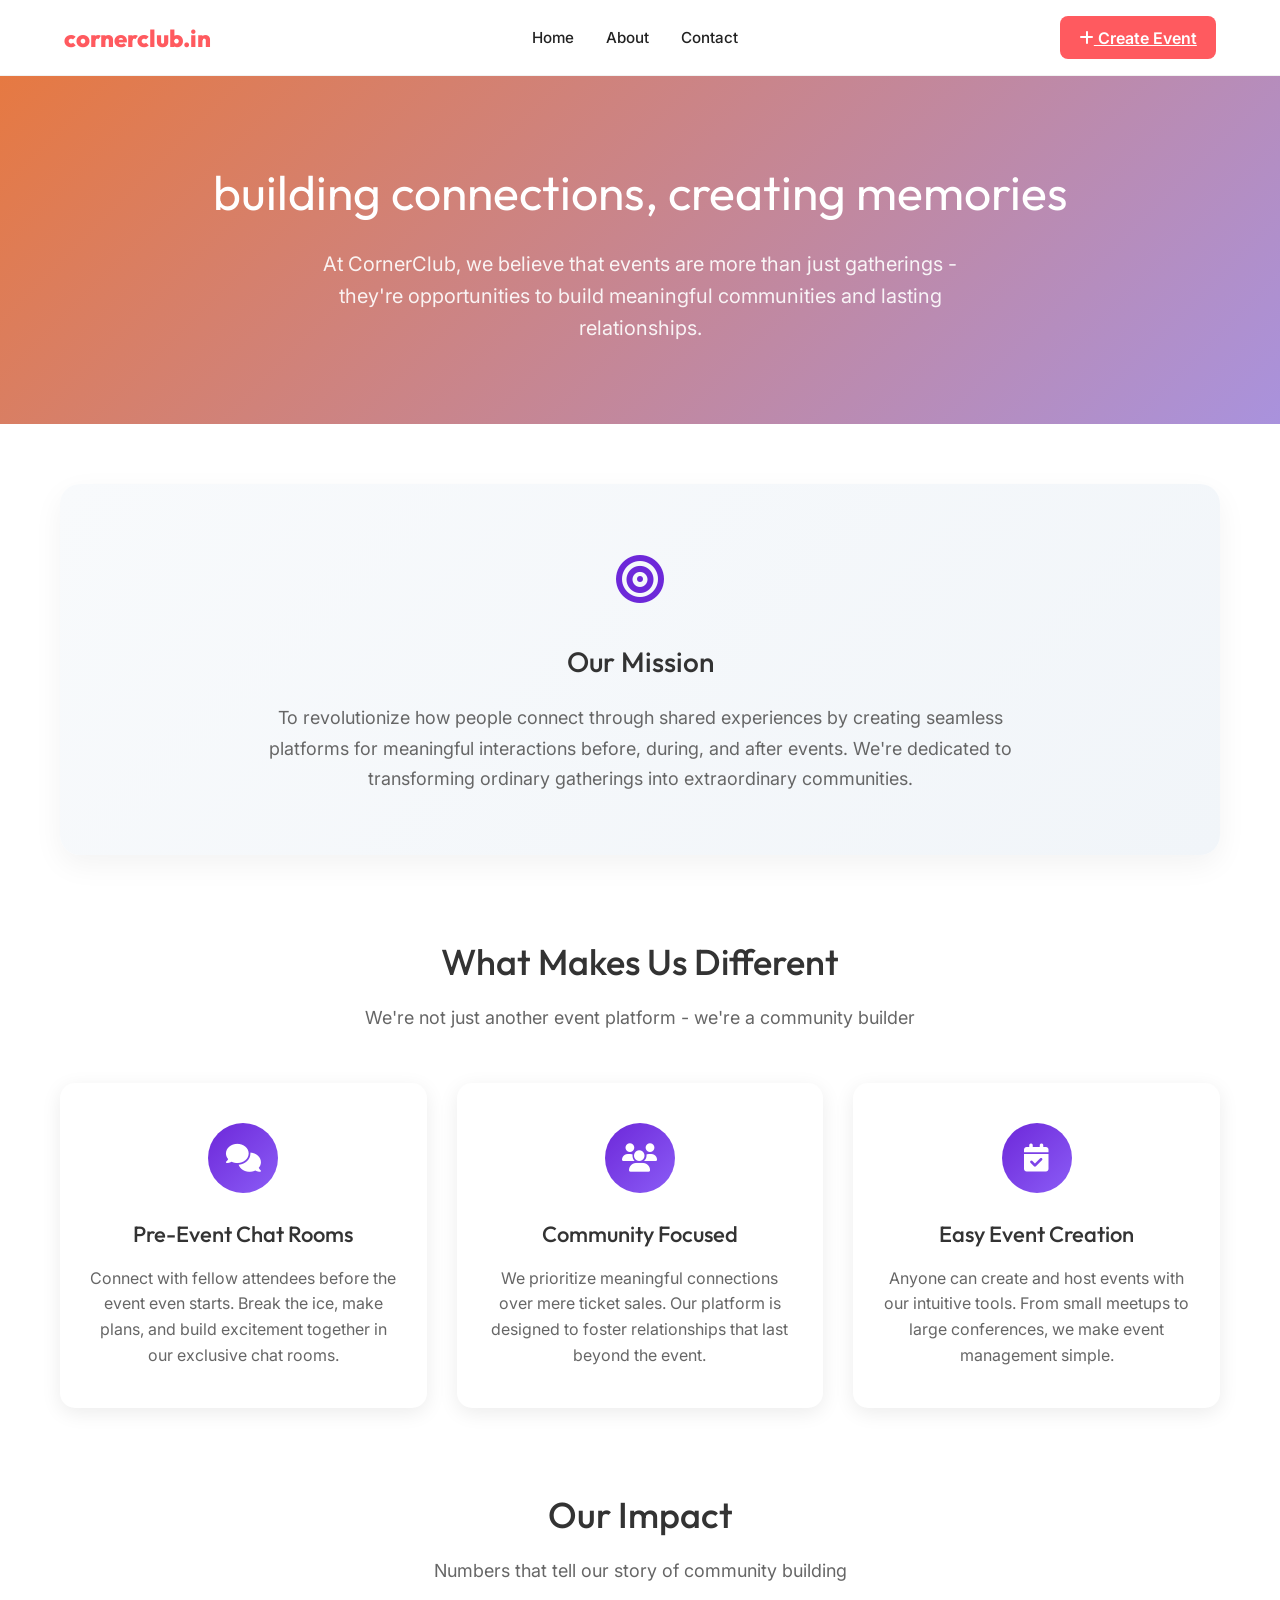
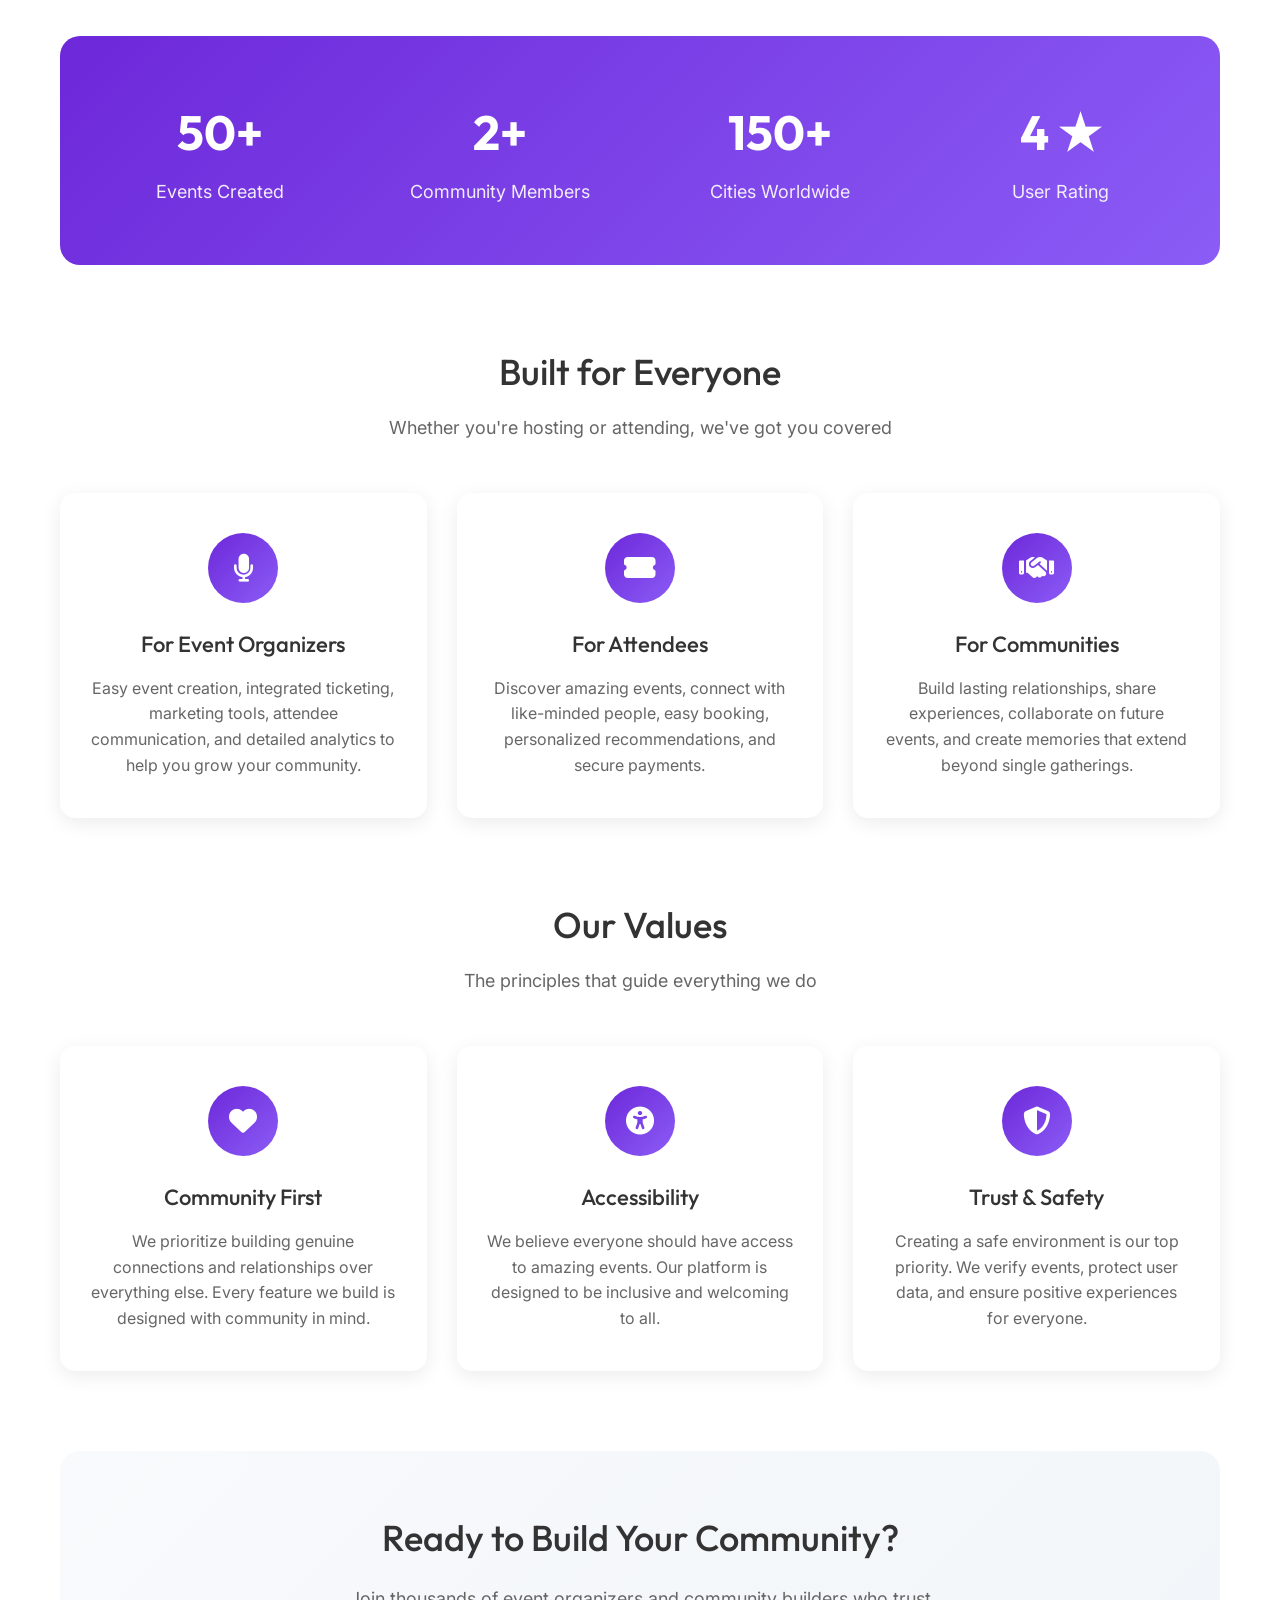
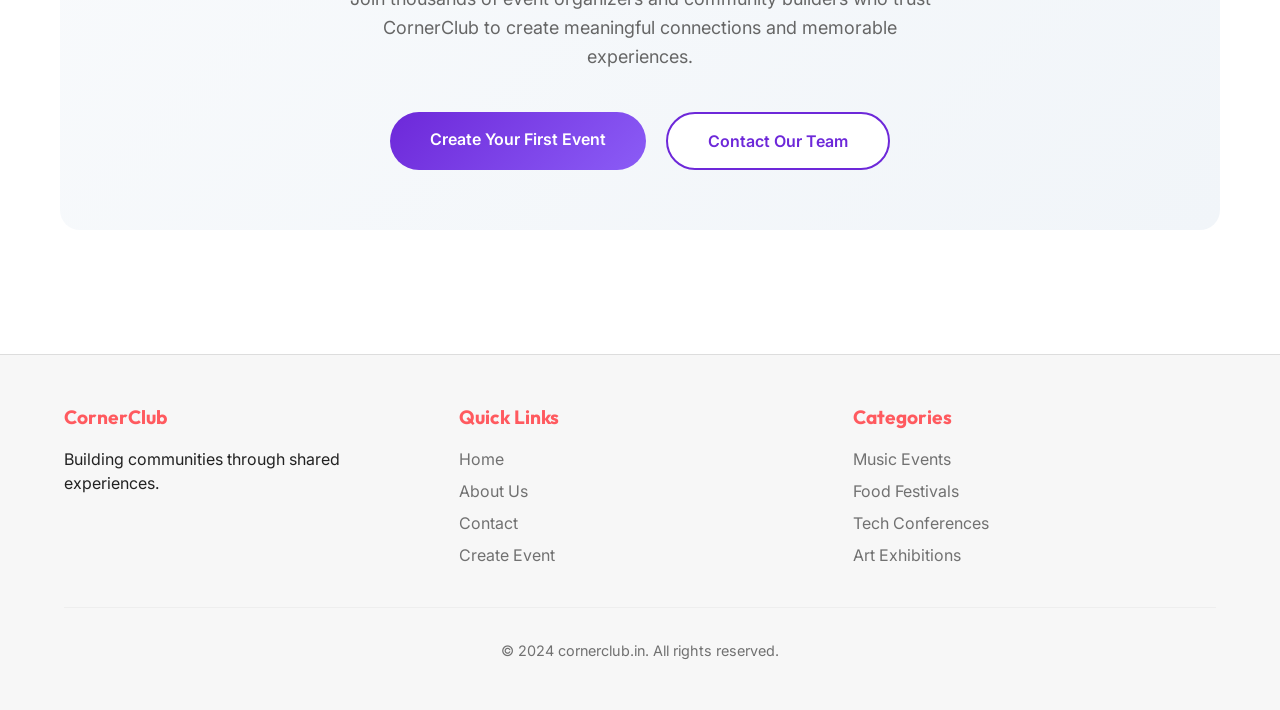
<file: OneDrive/Desktop/asaa/about.html>
<!DOCTYPE html>
<html lang="en">

<head>
    <meta charset="UTF-8">
    <meta name="viewport" content="width=device-width, initial-scale=1.0">
    <title>About Us - CornerClub</title>
    <meta name="description"
        content="Learn about CornerClub's mission to build communities through shared experiences. Discover our story and values.">
    <meta name="keywords" content="about CornerClub, community building, local events, shared experiences, our story">

    <!-- Open Graph -->
    <meta property="og:title" content="About Us - CornerClub">
    <meta property="og:description" content="CornerClub is building communities through shared experiences.">
    <meta property="og:url" content="https://cornerclub.in/about.html">

    <link rel="stylesheet" href="style.css">
    <link rel="stylesheet" href="https://cdnjs.cloudflare.com/ajax/libs/font-awesome/6.4.0/css/all.min.css">
    <style>
        /* About Page Specific Styles */
        .about-hero {
            background: linear-gradient(135deg, #e67942, #a992dd);
            color: white;
            padding: 80px 20px;
            text-align: center;
        }

        .about-hero h1 {
            font-size: 48px;
            font-weight: 400;
            margin-bottom: 20px;
            text-transform: lowercase;
        }

        .about-hero p {
            font-size: 20px;
            max-width: 700px;
            margin: 0 auto;
            opacity: 0.9;
            line-height: 1.6;
        }

        .about-content {
            max-width: 1200px;
            margin: 0 auto;
            padding: 60px 20px;
        }

        .section {
            margin-bottom: 80px;
        }

        .section-header {
            text-align: center;
            margin-bottom: 50px;
        }

        .section-header h2 {
            font-size: 36px;
            color: #333;
            margin-bottom: 15px;
            font-weight: 500;
        }

        .section-header p {
            font-size: 18px;
            color: #666;
            max-width: 600px;
            margin: 0 auto;
            line-height: 1.6;
        }

        .mission-box {
            background: linear-gradient(135deg, #f8fafc, #f1f5f9);
            border-radius: 20px;
            padding: 60px;
            text-align: center;
            box-shadow: 0 10px 30px rgba(0, 0, 0, 0.05);
        }

        .mission-icon {
            font-size: 48px;
            color: #6d28d9;
            margin-bottom: 25px;
        }

        .mission-box h3 {
            font-size: 28px;
            color: #333;
            margin-bottom: 20px;
            font-weight: 500;
        }

        .mission-box p {
            font-size: 18px;
            color: #666;
            line-height: 1.7;
            max-width: 800px;
            margin: 0 auto;
        }

        .features-grid {
            display: grid;
            grid-template-columns: repeat(auto-fit, minmax(300px, 1fr));
            gap: 30px;
            margin-top: 50px;
        }

        .feature-card {
            background: white;
            padding: 40px 30px;
            border-radius: 15px;
            box-shadow: 0 5px 20px rgba(0, 0, 0, 0.08);
            text-align: center;
            transition: transform 0.3s, box-shadow 0.3s;
        }

        .feature-card:hover {
            transform: translateY(-10px);
            box-shadow: 0 15px 30px rgba(0, 0, 0, 0.12);
        }

        .feature-icon {
            width: 70px;
            height: 70px;
            background: linear-gradient(135deg, #6d28d9, #8b5cf6);
            border-radius: 50%;
            display: flex;
            align-items: center;
            justify-content: center;
            margin: 0 auto 25px;
            color: white;
            font-size: 28px;
        }

        .feature-card h3 {
            font-size: 22px;
            color: #333;
            margin-bottom: 15px;
            font-weight: 500;
        }

        .feature-card p {
            font-size: 16px;
            color: #666;
            line-height: 1.6;
        }

        .stats-container {
            background: linear-gradient(135deg, #6d28d9, #8b5cf6);
            border-radius: 20px;
            padding: 60px 40px;
            color: white;
        }

        .stats-grid {
            display: grid;
            grid-template-columns: repeat(auto-fit, minmax(200px, 1fr));
            gap: 40px;
            text-align: center;
        }

        .stat-item h3 {
            font-size: 48px;
            font-weight: bold;
            margin-bottom: 10px;
        }

        .stat-item p {
            font-size: 18px;
            opacity: 0.9;
        }

        .team-grid {
            display: grid;
            grid-template-columns: repeat(auto-fit, minmax(250px, 1fr));
            gap: 40px;
            margin-top: 50px;
        }

        .team-card {
            text-align: center;
            background: white;
            padding: 30px;
            border-radius: 15px;
            box-shadow: 0 5px 15px rgba(0, 0, 0, 0.05);
        }

        .team-avatar {
            width: 120px;
            height: 120px;
            border-radius: 50%;
            margin: 0 auto 20px;
            overflow: hidden;
            border: 5px solid #f8fafc;
        }

        .team-avatar img {
            width: 100%;
            height: 100%;
            object-fit: cover;
        }

        .team-card h4 {
            font-size: 20px;
            color: #333;
            margin-bottom: 8px;
            font-weight: 500;
        }

        .team-card p {
            font-size: 16px;
            color: #8b5cf6;
            margin-bottom: 15px;
        }

        .team-social {
            display: flex;
            justify-content: center;
            gap: 15px;
            font-size: 18px;
        }

        .team-social a {
            color: #666;
            transition: color 0.3s;
        }

        .team-social a:hover {
            color: #6d28d9;
        }

        .cta-section {
            background: linear-gradient(135deg, #f8fafc, #f1f5f9);
            border-radius: 20px;
            padding: 60px;
            text-align: center;
        }

        .cta-section h2 {
            font-size: 36px;
            color: #333;
            margin-bottom: 20px;
            font-weight: 500;
        }

        .cta-section p {
            font-size: 18px;
            color: #666;
            max-width: 600px;
            margin: 0 auto 40px;
            line-height: 1.6;
        }

        .cta-buttons {
            display: flex;
            gap: 20px;
            justify-content: center;
            flex-wrap: wrap;
        }

        .cta-btn {
            padding: 15px 40px;
            border-radius: 30px;
            font-size: 16px;
            font-weight: 600;
            cursor: pointer;
            transition: all 0.3s;
            text-decoration: none;
            display: inline-block;
        }

        .cta-btn.primary {
            background: linear-gradient(135deg, #6d28d9, #8b5cf6);
            color: white;
            border: none;
        }

        .cta-btn.secondary {
            background: white;
            color: #6d28d9;
            border: 2px solid #6d28d9;
        }

        .cta-btn:hover {
            transform: translateY(-3px);
            box-shadow: 0 10px 20px rgba(0, 0, 0, 0.1);
        }

        @media (max-width: 768px) {
            .about-hero {
                padding: 60px 20px;
            }

            .about-hero h1 {
                font-size: 36px;
            }

            .about-hero p {
                font-size: 18px;
            }

            .mission-box {
                padding: 40px 20px;
            }

            .section-header h2 {
                font-size: 28px;
            }

            .stat-item h3 {
                font-size: 36px;
            }

            .cta-section {
                padding: 40px 20px;
            }

            .cta-section h2 {
                font-size: 28px;
            }
        }
    </style>
</head>

<body>
    <!-- Navigation -->
    <nav class="navbar">
        <a href="index.html" class="logo">cornerclub.in</a>
        <ul class="nav-links">
            <li><a href="index.html">Home</a></li>
            <li><a href="about.html" class="active">About</a></li>
            <li><a href="contact.html">Contact</a></li>
        </ul>
        <a href="create-event.html" class="create-event-btn">
            <i class="fas fa-plus"></i> Create Event
        </a>
    </nav>

    <!-- Hero Section -->
    <section class="about-hero">
        <h1>Building Connections, Creating memories</h1>
        <p>At CornerClub, we believe that events are more than just gatherings - they're opportunities to build
            meaningful communities and lasting relationships.</p>
    </section>

    <!-- About Content -->
    <div class="about-content">
        <!-- Our Mission -->
        <section class="section">
            <div class="mission-box">
                <div class="mission-icon">
                    <i class="fas fa-bullseye"></i>
                </div>
                <h3>Our Mission</h3>
                <p>To revolutionize how people connect through shared experiences by creating seamless platforms for
                    meaningful interactions before, during, and after events. We're dedicated to transforming ordinary
                    gatherings into extraordinary communities.</p>
            </div>
        </section>

        <!-- What We Do -->
        <section class="section">
            <div class="section-header">
                <h2>What Makes Us Different</h2>
                <p>We're not just another event platform - we're a community builder</p>
            </div>

            <div class="features-grid">
                <div class="feature-card">
                    <div class="feature-icon">
                        <i class="fas fa-comments"></i>
                    </div>
                    <h3>Pre-Event Chat Rooms</h3>
                    <p>Connect with fellow attendees before the event even starts. Break the ice, make plans, and build
                        excitement together in our exclusive chat rooms.</p>
                </div>

                <div class="feature-card">
                    <div class="feature-icon">
                        <i class="fas fa-users"></i>
                    </div>
                    <h3>Community Focused</h3>
                    <p>We prioritize meaningful connections over mere ticket sales. Our platform is designed to foster
                        relationships that last beyond the event.</p>
                </div>

                <div class="feature-card">
                    <div class="feature-icon">
                        <i class="fas fa-calendar-check"></i>
                    </div>
                    <h3>Easy Event Creation</h3>
                    <p>Anyone can create and host events with our intuitive tools. From small meetups to large
                        conferences, we make event management simple.</p>
                </div>
            </div>
        </section>

        <!-- Our Impact -->
        <section class="section">
            <div class="section-header">
                <h2>Our Impact</h2>
                <p>Numbers that tell our story of community building</p>
            </div>

            <div class="stats-container">
                <div class="stats-grid">
                    <div class="stat-item">
                        <h3>50K+</h3>
                        <p>Events Created</p>
                    </div>
                    <div class="stat-item">
                        <h3>2M+</h3>
                        <p>Community Members</p>
                    </div>
                    <div class="stat-item">
                        <h3>150+</h3>
                        <p>Cities Worldwide</p>
                    </div>
                    <div class="stat-item">
                        <h3>4.8 ★</h3>
                        <p>User Rating</p>
                    </div>
                </div>
            </div>
        </section>

        <!-- For Everyone -->
        <section class="section">
            <div class="section-header">
                <h2>Built for Everyone</h2>
                <p>Whether you're hosting or attending, we've got you covered</p>
            </div>

            <div class="features-grid">
                <div class="feature-card">
                    <div class="feature-icon">
                        <i class="fas fa-microphone"></i>
                    </div>
                    <h3>For Event Organizers</h3>
                    <p>Easy event creation, integrated ticketing, marketing tools, attendee communication, and detailed
                        analytics to help you grow your community.</p>
                </div>

                <div class="feature-card">
                    <div class="feature-icon">
                        <i class="fas fa-ticket-alt"></i>
                    </div>
                    <h3>For Attendees</h3>
                    <p>Discover amazing events, connect with like-minded people, easy booking, personalized
                        recommendations, and secure payments.</p>
                </div>

                <div class="feature-card">
                    <div class="feature-icon">
                        <i class="fas fa-handshake"></i>
                    </div>
                    <h3>For Communities</h3>
                    <p>Build lasting relationships, share experiences, collaborate on future events, and create memories
                        that extend beyond single gatherings.</p>
                </div>
            </div>
        </section>

        <!-- Our Values -->
        <section class="section">
            <div class="section-header">
                <h2>Our Values</h2>
                <p>The principles that guide everything we do</p>
            </div>

            <div class="features-grid">
                <div class="feature-card">
                    <div class="feature-icon">
                        <i class="fas fa-heart"></i>
                    </div>
                    <h3>Community First</h3>
                    <p>We prioritize building genuine connections and relationships over everything else. Every feature
                        we build is designed with community in mind.</p>
                </div>

                <div class="feature-card">
                    <div class="feature-icon">
                        <i class="fas fa-universal-access"></i>
                    </div>
                    <h3>Accessibility</h3>
                    <p>We believe everyone should have access to amazing events. Our platform is designed to be
                        inclusive and welcoming to all.</p>
                </div>

                <div class="feature-card">
                    <div class="feature-icon">
                        <i class="fas fa-shield-alt"></i>
                    </div>
                    <h3>Trust & Safety</h3>
                    <p>Creating a safe environment is our top priority. We verify events, protect user data, and ensure
                        positive experiences for everyone.</p>
                </div>
            </div>
        </section>

        <!-- CTA Section -->
        <section class="cta-section">
            <h2>Ready to Build Your Community?</h2>
            <p>Join thousands of event organizers and community builders who trust CornerClub to create meaningful
                connections and memorable experiences.</p>
            <div class="cta-buttons">
                <a href="create-event.html" class="cta-btn primary">Create Your First Event</a>
                <a href="contact.html" class="cta-btn secondary">Contact Our Team</a>
            </div>
        </section>
    </div>

    <!-- Footer -->
    <footer>
        <div class="footer-content">
            <div class="footer-section">
                <h3>CornerClub</h3>
                <p>Building communities through shared experiences.</p>
            </div>
            <div class="footer-section">
                <h3>Quick Links</h3>
                <ul>
                    <li><a href="index.html">Home</a></li>
                    <li><a href="about.html">About Us</a></li>
                    <li><a href="contact.html">Contact</a></li>
                    <li><a href="create-event.html">Create Event</a></li>
                </ul>
            </div>
            <div class="footer-section">
                <h3>Categories</h3>
                <ul>
                    <li><a href="#">Music Events</a></li>
                    <li><a href="#">Food Festivals</a></li>
                    <li><a href="#">Tech Conferences</a></li>
                    <li><a href="#">Art Exhibitions</a></li>
                </ul>
            </div>
        </div>
        <div class="copyright">
            <p>&copy; 2024 cornerclub.in. All rights reserved.</p>
        </div>
    </footer>

    <script>
        // Simple animation for stats counter
        document.addEventListener('DOMContentLoaded', function () {
            const statElements = document.querySelectorAll('.stat-item h3');

            statElements.forEach(stat => {
                const target = parseInt(stat.textContent);
                let current = 0;
                const increment = target / 50;
                const timer = setInterval(() => {
                    current += increment;
                    if (current >= target) {
                        current = target;
                        clearInterval(timer);
                    }
                    stat.textContent = Math.floor(current) + (stat.textContent.includes('★') ? ' ★' : '+');
                }, 30);
            });

            // Add hover effect to feature cards
            const featureCards = document.querySelectorAll('.feature-card');
            featureCards.forEach(card => {
                card.addEventListener('mouseenter', function () {
                    this.style.transform = 'translateY(-10px)';
                });

                card.addEventListener('mouseleave', function () {
                    this.style.transform = 'translateY(0)';
                });
            });
        });
    </script>
</body>

</html>
</file>
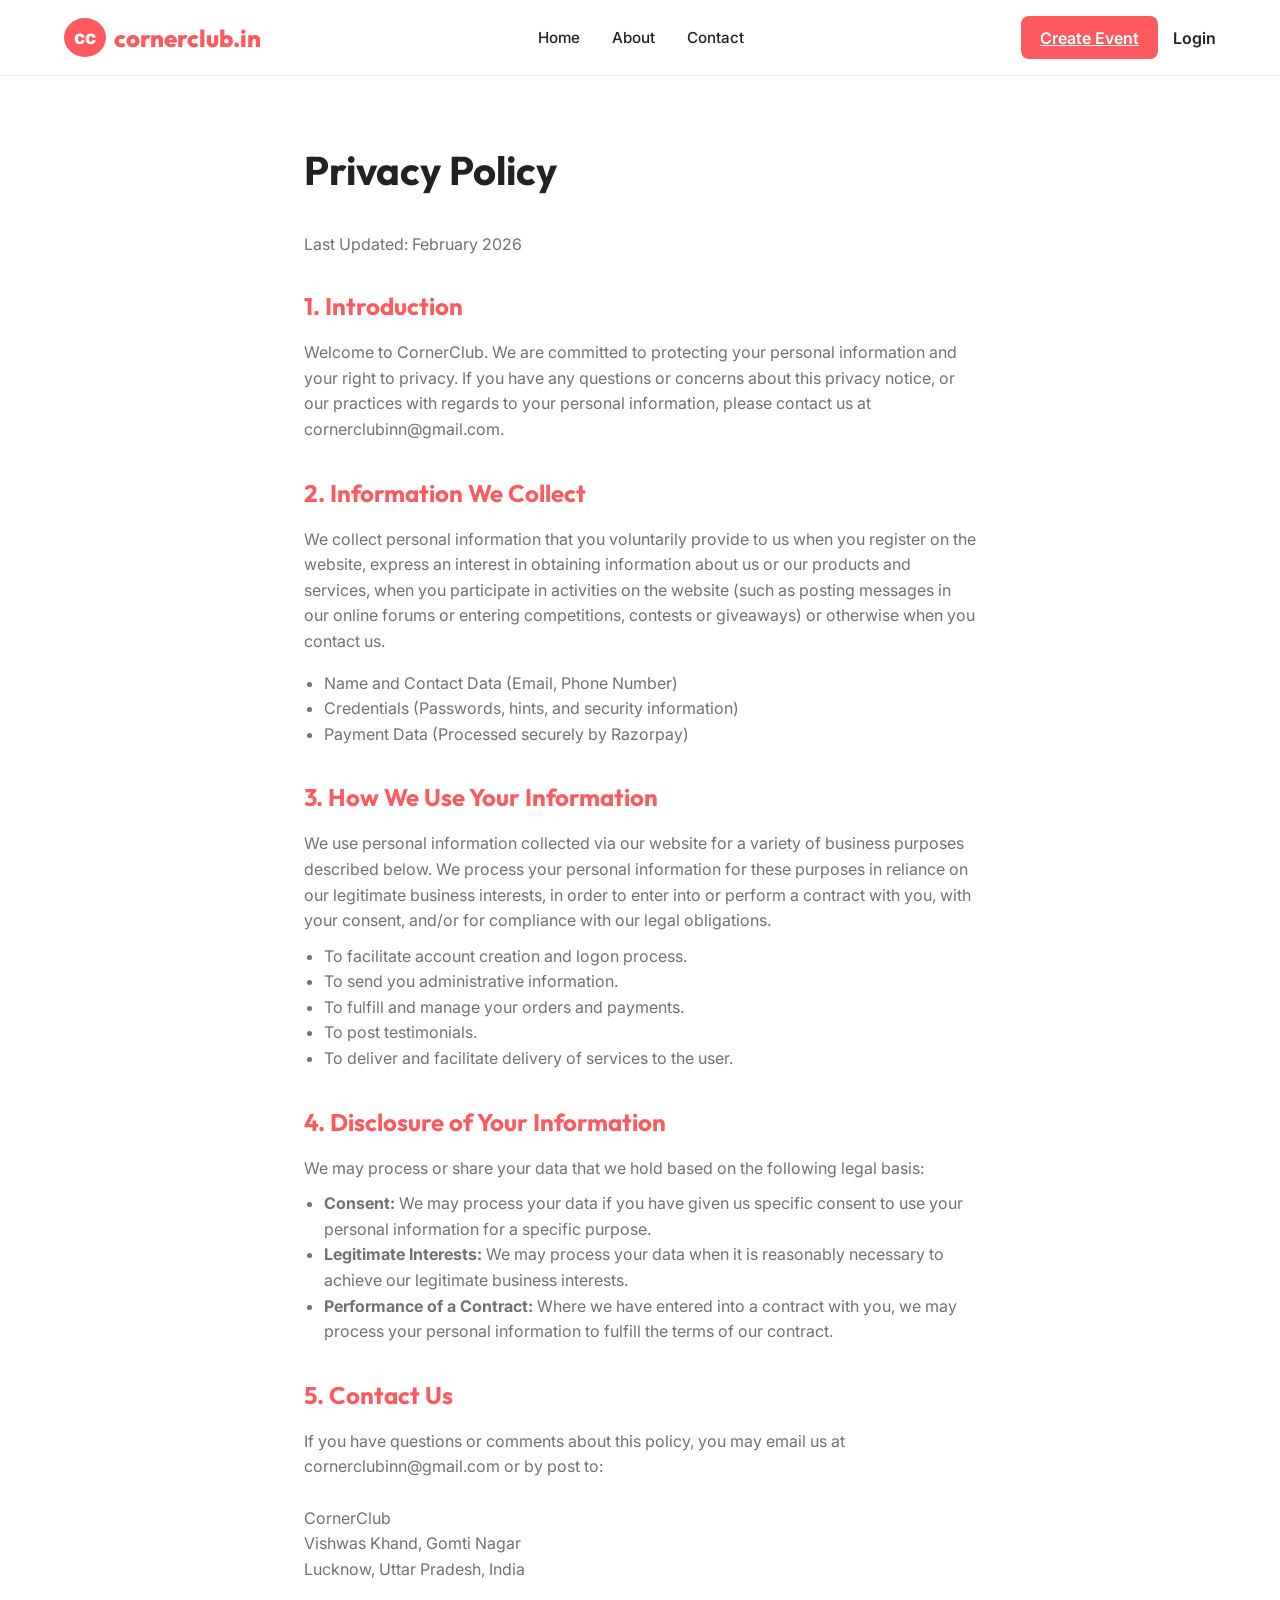
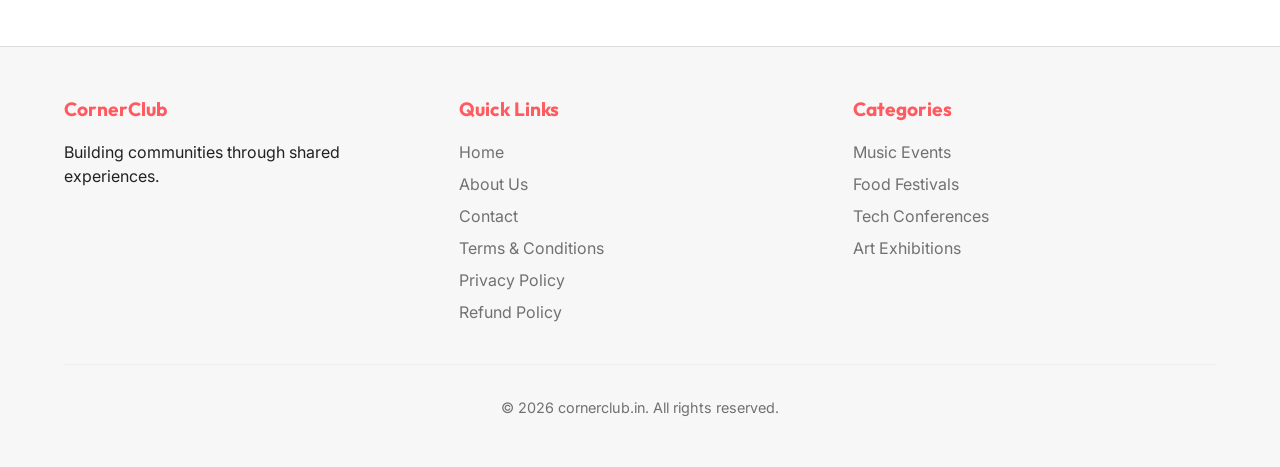
<file: OneDrive/Desktop/asaa/privacy.html>
<!DOCTYPE html>
<html lang="en">

<head>
    <meta charset="UTF-8">
    <meta name="viewport" content="width=device-width, initial-scale=1.0">
    <title>Privacy Policy - CornerClub</title>
    <meta name="description"
        content="Read CornerClub's Privacy Policy. Learn how we collect, use, and protect your personal information.">
    <meta name="robots" content="noindex, follow">

    <!-- Open Graph -->
    <meta property="og:title" content="Privacy Policy - CornerClub">
    <meta property="og:description" content="Read CornerClub's Privacy Policy.">
    <meta property="og:url" content="https://cornerclub.in/privacy.html">

    <link rel="stylesheet" href="style.css">
    <link rel="stylesheet" href="https://cdnjs.cloudflare.com/ajax/libs/font-awesome/6.4.0/css/all.min.css">
</head>

<body>
    <!-- Navigation -->
    <nav class="navbar">
        <a href="index.html" class="logo">
            <span
                style="background:var(--primary-color); color:white; padding:5px 10px; border-radius:50%; font-size:1.2rem;">cc</span>
            cornerclub.in
        </a>
        <ul class="nav-links">
            <li><a href="index.html">Home</a></li>
            <li><a href="about.html">About</a></li>
            <li><a href="contact.html">Contact</a></li>
        </ul>
        <div style="display: flex; align-items: center; gap: 15px;">
            <a href="create-event.html" class="create-event-btn">Create Event</a>
            <div id="authLinks">
                <a href="login.html" style="text-decoration:none; color:var(--text-color); font-weight:600;">Login</a>
            </div>
        </div>
    </nav>

    <!-- Content -->
    <div class="container" style="max-width: 800px; margin: 4rem auto; padding: 0 5%;">
        <h1 style="font-size: 2.5rem; margin-bottom: 2rem; color: var(--text-color);">Privacy Policy</h1>
        <p style="color: var(--gray); margin-bottom: 2rem;">Last Updated: February 2026</p>

        <div class="policy-section" style="margin-bottom: 2rem;">
            <h2 style="color: var(--primary-color); margin-bottom: 1rem;">1. Introduction</h2>
            <p style="color: var(--gray); line-height: 1.6;">
                Welcome to CornerClub. We are committed to protecting your personal information and your right to
                privacy.
                If you have any questions or concerns about this privacy notice, or our practices with regards to your
                personal information, please contact us at cornerclubinn@gmail.com.
            </p>
        </div>

        <div class="policy-section" style="margin-bottom: 2rem;">
            <h2 style="color: var(--primary-color); margin-bottom: 1rem;">2. Information We Collect</h2>
            <p style="color: var(--gray); line-height: 1.6; margin-bottom: 1rem;">
                We collect personal information that you voluntarily provide to us when you register on the website,
                express an interest in obtaining information about us or our products and services, when you participate
                in activities on the website (such as posting messages in our online forums or entering competitions,
                contests or giveaways) or otherwise when you contact us.
            </p>
            <ul style="color: var(--gray); line-height: 1.6; margin-left: 20px;">
                <li>Name and Contact Data (Email, Phone Number)</li>
                <li>Credentials (Passwords, hints, and security information)</li>
                <li>Payment Data (Processed securely by Razorpay)</li>
            </ul>
        </div>

        <div class="policy-section" style="margin-bottom: 2rem;">
            <h2 style="color: var(--primary-color); margin-bottom: 1rem;">3. How We Use Your Information</h2>
            <p style="color: var(--gray); line-height: 1.6;">
                We use personal information collected via our website for a variety of business purposes described
                below.
                We process your personal information for these purposes in reliance on our legitimate business
                interests,
                in order to enter into or perform a contract with you, with your consent, and/or for compliance with our
                legal obligations.
            </p>
            <ul style="color: var(--gray); line-height: 1.6; margin-left: 20px; margin-top: 10px;">
                <li>To facilitate account creation and logon process.</li>
                <li>To send you administrative information.</li>
                <li>To fulfill and manage your orders and payments.</li>
                <li>To post testimonials.</li>
                <li>To deliver and facilitate delivery of services to the user.</li>
            </ul>
        </div>

        <div class="policy-section" style="margin-bottom: 2rem;">
            <h2 style="color: var(--primary-color); margin-bottom: 1rem;">4. Disclosure of Your Information</h2>
            <p style="color: var(--gray); line-height: 1.6;">
                We may process or share your data that we hold based on the following legal basis:
            </p>
            <ul style="color: var(--gray); line-height: 1.6; margin-left: 20px; margin-top: 10px;">
                <li><strong>Consent:</strong> We may process your data if you have given us specific consent to use your
                    personal information for a specific purpose.</li>
                <li><strong>Legitimate Interests:</strong> We may process your data when it is reasonably necessary to
                    achieve our legitimate business interests.</li>
                <li><strong>Performance of a Contract:</strong> Where we have entered into a contract with you, we may
                    process your personal information to fulfill the terms of our contract.</li>
            </ul>
        </div>

        <div class="policy-section" style="margin-bottom: 2rem;">
            <h2 style="color: var(--primary-color); margin-bottom: 1rem;">5. Contact Us</h2>
            <p style="color: var(--gray); line-height: 1.6;">
                If you have questions or comments about this policy, you may email us at cornerclubinn@gmail.com or by
                post
                to:
                <br><br>
                CornerClub<br>
                Vishwas Khand, Gomti Nagar<br>
                Lucknow, Uttar Pradesh, India
            </p>
        </div>

    </div>

    <!-- Footer -->
    <footer>
        <div class="footer-content">
            <div class="footer-section">
                <h3>CornerClub</h3>
                <p>Building communities through shared experiences.</p>
            </div>
            <div class="footer-section">
                <h3>Quick Links</h3>
                <ul>
                    <li><a href="index.html">Home</a></li>
                    <li><a href="about.html">About Us</a></li>
                    <li><a href="contact.html">Contact</a></li>
                    <li><a href="terms.html">Terms & Conditions</a></li>
                    <li><a href="privacy.html">Privacy Policy</a></li>
                    <li><a href="refund.html">Refund Policy</a></li>
                </ul>
            </div>
            <div class="footer-section">
                <h3>Categories</h3>
                <ul>
                    <li><a href="#">Music Events</a></li>
                    <li><a href="#">Food Festivals</a></li>
                    <li><a href="#">Tech Conferences</a></li>
                    <li><a href="#">Art Exhibitions</a></li>
                </ul>
            </div>
        </div>
        <div class="copyright">
            <p>&copy; 2026 cornerclub.in. All rights reserved.</p>
        </div>
    </footer>

</body>

</html>
</file>
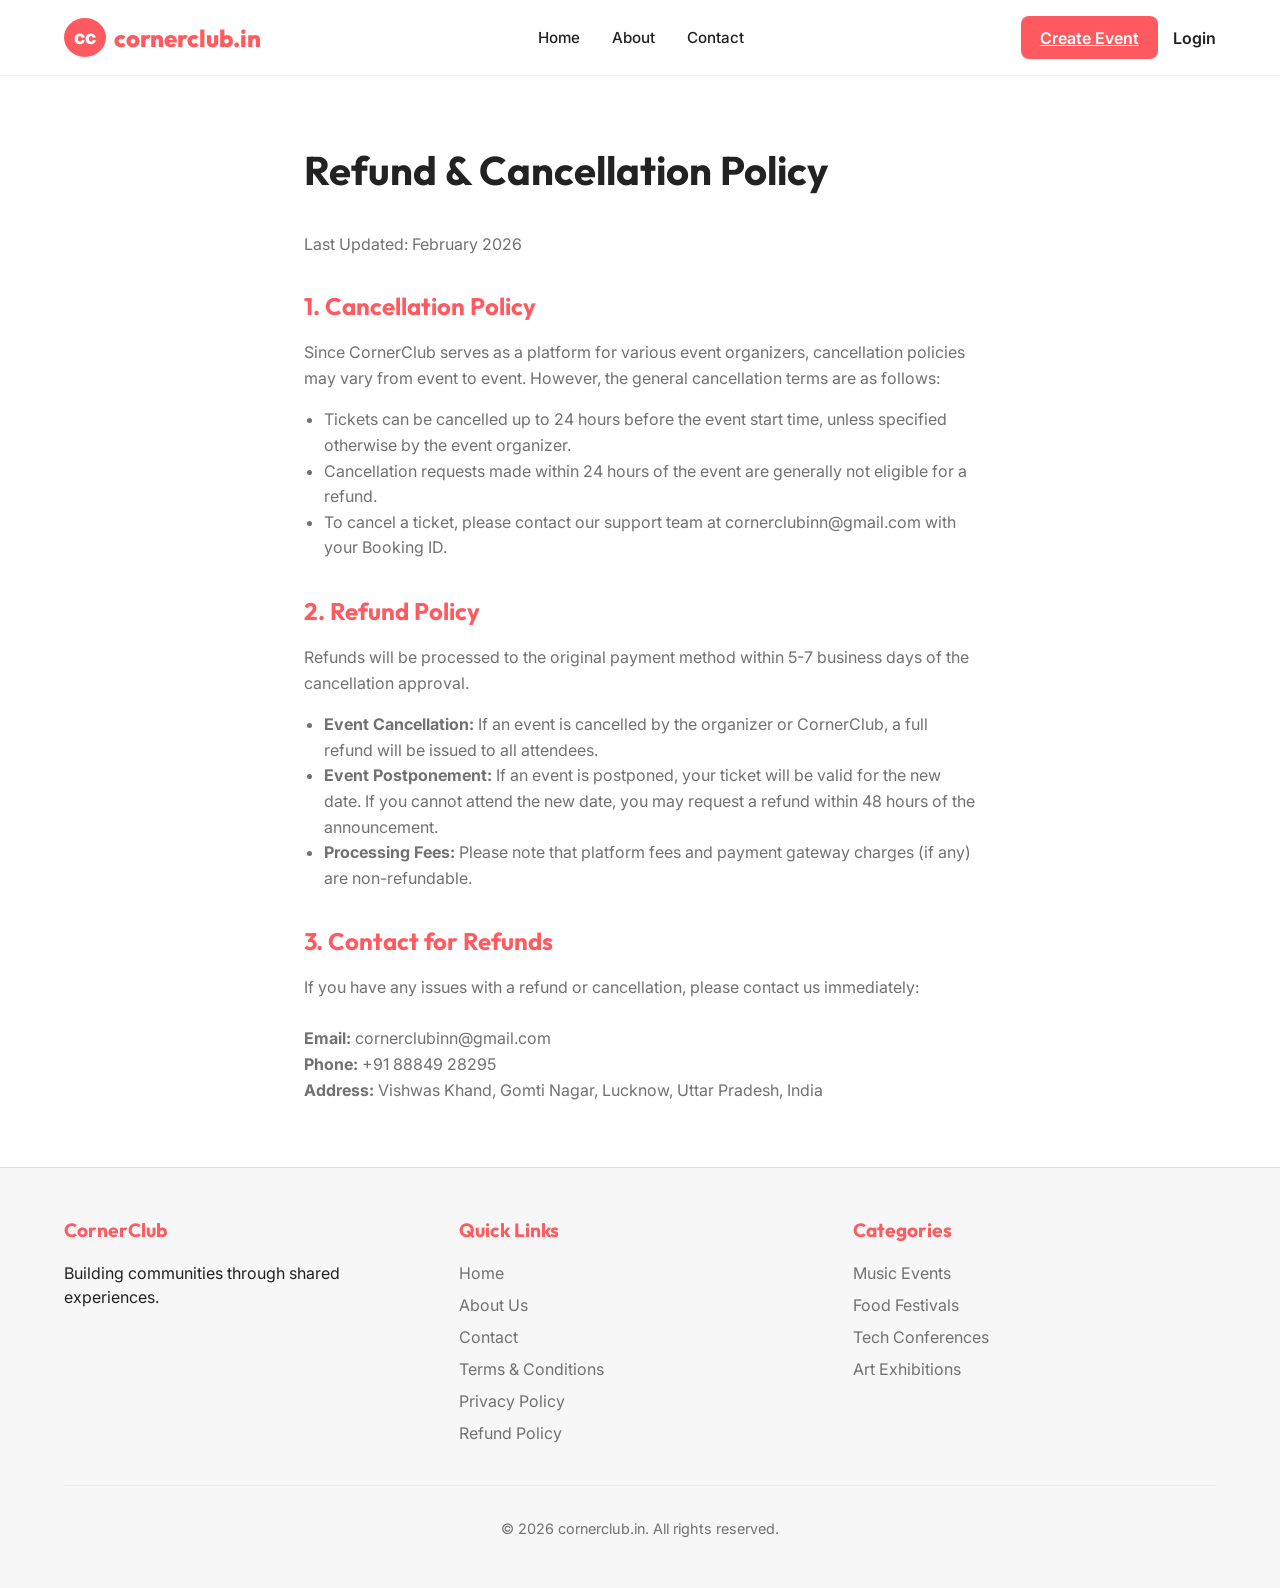
<file: OneDrive/Desktop/asaa/refund.html>
<!DOCTYPE html>
<html lang="en">

<head>
    <meta charset="UTF-8">
    <meta name="viewport" content="width=device-width, initial-scale=1.0">
    <title>Refund & Cancellation Policy - CornerClub</title>
    <meta name="description"
        content="Read CornerClub's Refund and Cancellation Policy. Understand the terms for ticket cancellations and refunds.">
    <meta name="robots" content="noindex, follow">

    <!-- Open Graph -->
    <meta property="og:title" content="Refund Policy - CornerClub">
    <meta property="og:description" content="Read CornerClub's Refund and Cancellation Policy.">
    <meta property="og:url" content="https://cornerclub.in/refund.html">

    <link rel="stylesheet" href="style.css">
    <link rel="stylesheet" href="https://cdnjs.cloudflare.com/ajax/libs/font-awesome/6.4.0/css/all.min.css">
</head>

<body>
    <!-- Navigation -->
    <nav class="navbar">
        <a href="index.html" class="logo">
            <span
                style="background:var(--primary-color); color:white; padding:5px 10px; border-radius:50%; font-size:1.2rem;">cc</span>
            cornerclub.in
        </a>
        <ul class="nav-links">
            <li><a href="index.html">Home</a></li>
            <li><a href="about.html">About</a></li>
            <li><a href="contact.html">Contact</a></li>
        </ul>
        <div style="display: flex; align-items: center; gap: 15px;">
            <a href="create-event.html" class="create-event-btn">Create Event</a>
            <div id="authLinks">
                <a href="login.html" style="text-decoration:none; color:var(--text-color); font-weight:600;">Login</a>
            </div>
        </div>
    </nav>

    <!-- Content -->
    <div class="container" style="max-width: 800px; margin: 4rem auto; padding: 0 5%;">
        <h1 style="font-size: 2.5rem; margin-bottom: 2rem; color: var(--text-color);">Refund & Cancellation Policy</h1>
        <p style="color: var(--gray); margin-bottom: 2rem;">Last Updated: February 2026</p>

        <div class="policy-section" style="margin-bottom: 2rem;">
            <h2 style="color: var(--primary-color); margin-bottom: 1rem;">1. Cancellation Policy</h2>
            <p style="color: var(--gray); line-height: 1.6; margin-bottom: 1rem;">
                Since CornerClub serves as a platform for various event organizers, cancellation policies may vary from
                event to event.
                However, the general cancellation terms are as follows:
            </p>
            <ul style="color: var(--gray); line-height: 1.6; margin-left: 20px;">
                <li>Tickets can be cancelled up to 24 hours before the event start time, unless specified otherwise by
                    the event organizer.</li>
                <li>Cancellation requests made within 24 hours of the event are generally not eligible for a refund.
                </li>
                <li>To cancel a ticket, please contact our support team at cornerclubinn@gmail.com with your Booking ID.
                </li>
            </ul>
        </div>

        <div class="policy-section" style="margin-bottom: 2rem;">
            <h2 style="color: var(--primary-color); margin-bottom: 1rem;">2. Refund Policy</h2>
            <p style="color: var(--gray); line-height: 1.6; margin-bottom: 1rem;">
                Refunds will be processed to the original payment method within 5-7 business days of the cancellation
                approval.
            </p>
            <ul style="color: var(--gray); line-height: 1.6; margin-left: 20px;">
                <li><strong>Event Cancellation:</strong> If an event is cancelled by the organizer or CornerClub, a full
                    refund will be issued to all attendees.</li>
                <li><strong>Event Postponement:</strong> If an event is postponed, your ticket will be valid for the new
                    date. If you cannot attend the new date, you may request a refund within 48 hours of the
                    announcement.</li>
                <li><strong>Processing Fees:</strong> Please note that platform fees and payment gateway charges (if
                    any) are non-refundable.</li>
            </ul>
        </div>

        <div class="policy-section" style="margin-bottom: 2rem;">
            <h2 style="color: var(--primary-color); margin-bottom: 1rem;">3. Contact for Refunds</h2>
            <p style="color: var(--gray); line-height: 1.6;">
                If you have any issues with a refund or cancellation, please contact us immediately:
                <br><br>
                <strong>Email:</strong> cornerclubinn@gmail.com<br>
                <strong>Phone:</strong> +91 88849 28295<br>
                <strong>Address:</strong> Vishwas Khand, Gomti Nagar, Lucknow, Uttar Pradesh, India
            </p>
        </div>

    </div>

    <!-- Footer -->
    <footer>
        <div class="footer-content">
            <div class="footer-section">
                <h3>CornerClub</h3>
                <p>Building communities through shared experiences.</p>
            </div>
            <div class="footer-section">
                <h3>Quick Links</h3>
                <ul>
                    <li><a href="index.html">Home</a></li>
                    <li><a href="about.html">About Us</a></li>
                    <li><a href="contact.html">Contact</a></li>
                    <li><a href="terms.html">Terms & Conditions</a></li>
                    <li><a href="privacy.html">Privacy Policy</a></li>
                    <li><a href="refund.html">Refund Policy</a></li>
                </ul>
            </div>
            <div class="footer-section">
                <h3>Categories</h3>
                <ul>
                    <li><a href="#">Music Events</a></li>
                    <li><a href="#">Food Festivals</a></li>
                    <li><a href="#">Tech Conferences</a></li>
                    <li><a href="#">Art Exhibitions</a></li>
                </ul>
            </div>
        </div>
        <div class="copyright">
            <p>&copy; 2026 cornerclub.in. All rights reserved.</p>
        </div>
    </footer>

</body>

</html>
</file>
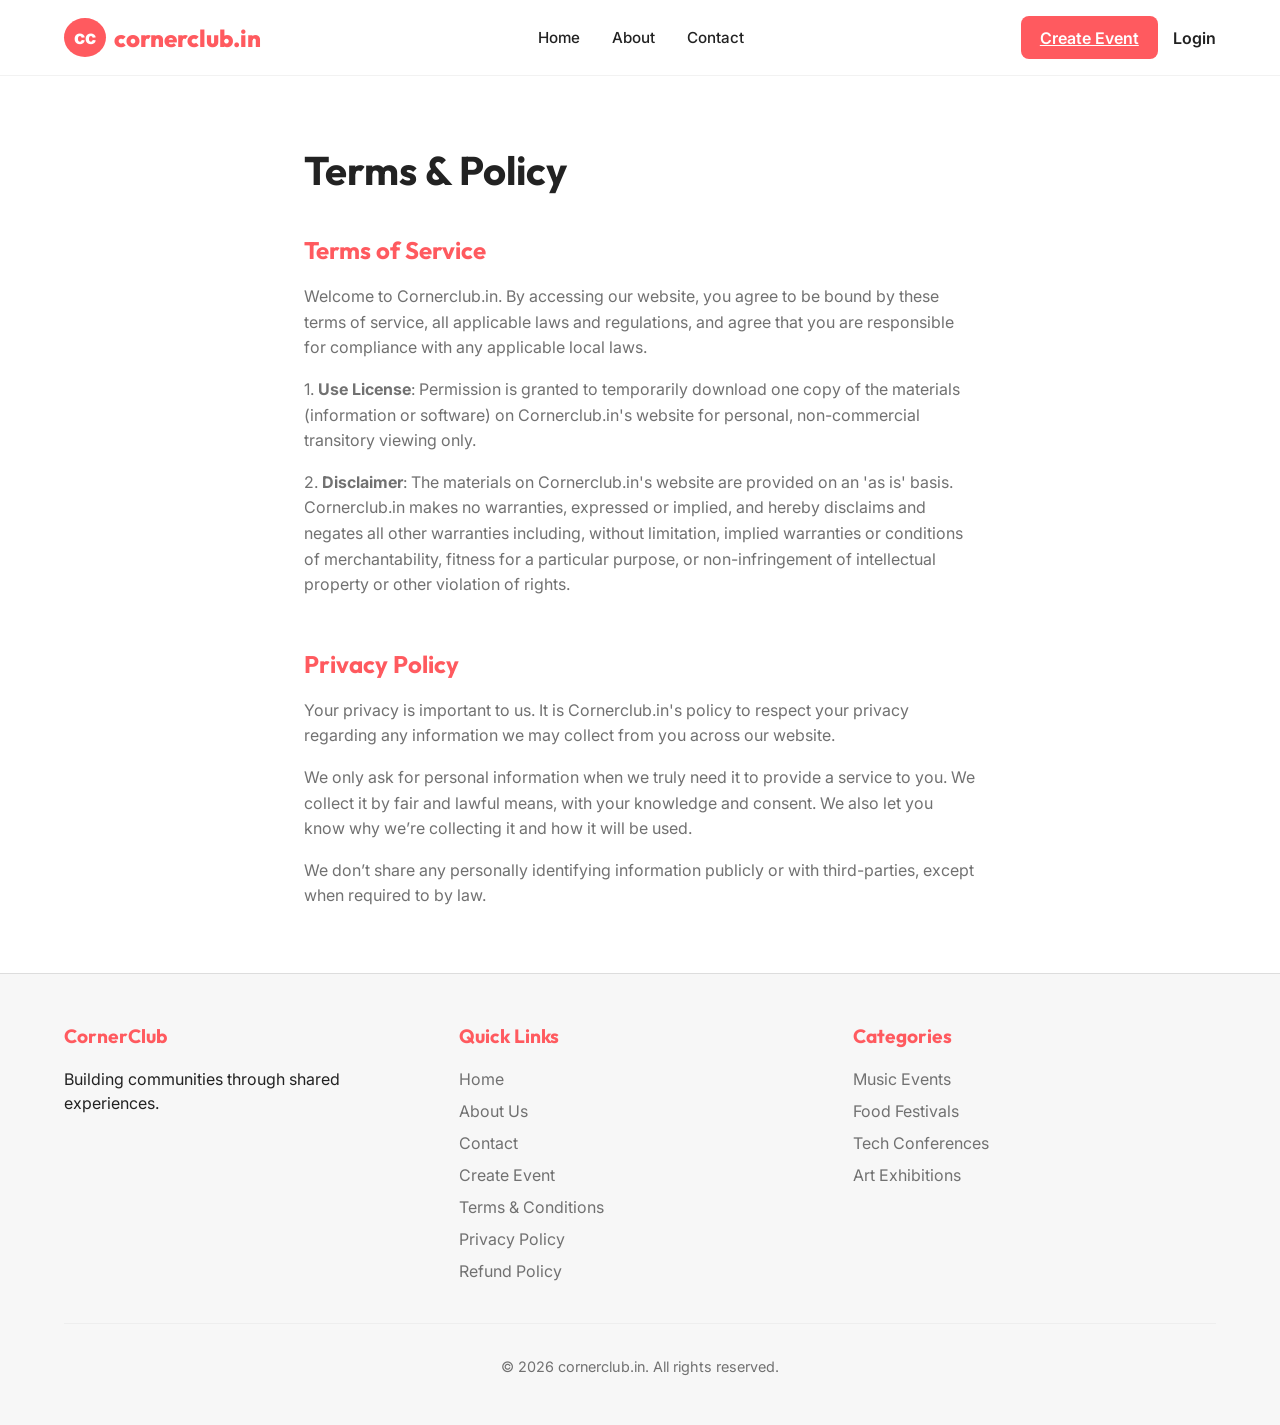
<file: OneDrive/Desktop/asaa/terms.html>
<!DOCTYPE html>
<html lang="en">

<head>
    <meta charset="UTF-8">
    <meta name="viewport" content="width=device-width, initial-scale=1.0">
    <title>Terms & Policy - CornerClub</title>
    <meta name="description"
        content="Read CornerClub's Terms of Service and Privacy Policy. Understand your rights and responsibilities when using our platform.">
    <meta name="robots" content="noindex, follow">
    <!-- Policies often don't need to be primary search results, but follow links -->

    <!-- Open Graph -->
    <meta property="og:title" content="Terms & Policy - CornerClub">
    <meta property="og:description" content="Read CornerClub's Terms of Service and Privacy Policy.">
    <meta property="og:url" content="https://cornerclub.in/terms.html">

    <link rel="stylesheet" href="style.css">
    <link rel="stylesheet" href="https://cdnjs.cloudflare.com/ajax/libs/font-awesome/6.4.0/css/all.min.css">
</head>

<body>
    <!-- Navigation -->
    <nav class="navbar">
        <a href="index.html" class="logo">
            <span
                style="background:var(--primary-color); color:white; padding:5px 10px; border-radius:50%; font-size:1.2rem;">cc</span>
            cornerclub.in
        </a>
        <ul class="nav-links">
            <li><a href="index.html">Home</a></li>
            <li><a href="about.html">About</a></li>
            <li><a href="contact.html">Contact</a></li>
        </ul>
        <div style="display: flex; align-items: center; gap: 15px;">
            <a href="create-event.html" class="create-event-btn">Create Event</a>
            <div id="authLinks">
                <a href="login.html" style="text-decoration:none; color:var(--text-color); font-weight:600;">Login</a>
            </div>
            <div id="userProfile" style="display: none; align-items: center; gap: 10px;">
                <div id="userAvatar"
                    style="width:40px; height:40px; background:var(--primary-color); color:white; border-radius:50%; display:flex; align-items:center; justify-content:center; font-weight:bold; cursor:pointer;">
                    U</div>
            </div>
        </div>
    </nav>

    <!-- Content -->
    <div class="container" style="max-width: 800px; margin: 4rem auto; padding: 0 5%;">
        <h1 style="font-size: 2.5rem; margin-bottom: 2rem; color: var(--text-color);">Terms & Policy</h1>

        <div class="policy-section" style="margin-bottom: 3rem;">
            <h2 style="color: var(--primary-color); margin-bottom: 1rem;">Terms of Service</h2>
            <p style="color: var(--gray); line-height: 1.6; margin-bottom: 1rem;">
                Welcome to Cornerclub.in. By accessing our website, you agree to be bound by these terms of service, all
                applicable laws and regulations, and agree that you are responsible for compliance with any applicable
                local laws.
            </p>
            <p style="color: var(--gray); line-height: 1.6; margin-bottom: 1rem;">
                1. <strong>Use License</strong>: Permission is granted to temporarily download one copy of the materials
                (information or software) on Cornerclub.in's website for personal, non-commercial transitory viewing
                only.
            </p>
            <p style="color: var(--gray); line-height: 1.6; margin-bottom: 1rem;">
                2. <strong>Disclaimer</strong>: The materials on Cornerclub.in's website are provided on an 'as is'
                basis. Cornerclub.in makes no warranties, expressed or implied, and hereby disclaims and negates all
                other warranties including, without limitation, implied warranties or conditions of merchantability,
                fitness for a particular purpose, or non-infringement of intellectual property or other violation of
                rights.
            </p>
        </div>

        <div class="policy-section">
            <h2 style="color: var(--primary-color); margin-bottom: 1rem;">Privacy Policy</h2>
            <p style="color: var(--gray); line-height: 1.6; margin-bottom: 1rem;">
                Your privacy is important to us. It is Cornerclub.in's policy to respect your privacy regarding any
                information we may collect from you across our website.
            </p>
            <p style="color: var(--gray); line-height: 1.6; margin-bottom: 1rem;">
                We only ask for personal information when we truly need it to provide a service to you. We collect it by
                fair and lawful means, with your knowledge and consent. We also let you know why we’re collecting it and
                how it will be used.
            </p>
            <p style="color: var(--gray); line-height: 1.6; margin-bottom: 1rem;">
                We don’t share any personally identifying information publicly or with third-parties, except when
                required to by law.
            </p>
        </div>
    </div>

    <!-- Footer -->
    <footer>
        <div class="footer-content">
            <div class="footer-section">
                <h3>CornerClub</h3>
                <p>Building communities through shared experiences.</p>
            </div>
            <div class="footer-section">
                <h3>Quick Links</h3>
                <ul>
                    <li><a href="index.html">Home</a></li>
                    <li><a href="about.html">About Us</a></li>
                    <li><a href="contact.html">Contact</a></li>
                    <li><a href="create-event.html">Create Event</a></li>
                    <li><a href="terms.html">Terms & Conditions</a></li>
                    <li><a href="privacy.html">Privacy Policy</a></li>
                    <li><a href="refund.html">Refund Policy</a></li>
                </ul>
            </div>
            <div class="footer-section">
                <h3>Categories</h3>
                <ul>
                    <li><a href="#">Music Events</a></li>
                    <li><a href="#">Food Festivals</a></li>
                    <li><a href="#">Tech Conferences</a></li>
                    <li><a href="#">Art Exhibitions</a></li>
                </ul>
            </div>
        </div>
        <div class="copyright">
            <p>&copy; 2026 cornerclub.in. All rights reserved.</p>
        </div>
    </footer>

</body>

</html>
</file>
<file: OneDrive/Desktop/asaa/style.css>
@import url('https://fonts.googleapis.com/css2?family=Inter:wght@400;500;600&family=Outfit:wght@500;700&display=swap');

* {
    margin: 0;
    padding: 0;
    box-sizing: border-box;
    font-family: 'Inter', sans-serif;
    /* Default body font */
}

:root {
    --primary-color: #FF5A5F;
    /* Coral Red from screenshot */
    --secondary-color: #FF5A5F;
    /* Unifying primary/secondary for now unless needed */
    --text-color: #222222;
    /* darker black */
    --light-bg: #FFFFFF;
    /* White background as per screenshot */
    --white: #ffffff;
    --gray: #717171;
    /* lighter gray for subtext */
    --border-color: #DDDDDD;
    --shadow-sm: 0 1px 2px rgba(0, 0, 0, 0.08);
    --shadow-md: 0 6px 16px rgba(0, 0, 0, 0.12);
    --radius-btn: 8px;
    /* Slightly less rounded than pill */
    --radius-card: 12px;
}

body {
    background-color: var(--light-bg);
    color: var(--text-color);
    line-height: 1.5;
}

h1,
h2,
h3,
h4,
.logo,
.btn {
    font-family: 'Outfit', sans-serif;
    /* Headings font */
}

/* Navigation */
.navbar {
    display: flex;
    justify-content: space-between;
    align-items: center;
    padding: 1rem 5%;
    background-color: var(--white);
    box-shadow: none;
    /* Clean flat look */
    border-bottom: 1px solid #f2f2f2;
    position: sticky;
    top: 0;
    z-index: 1000;
}

.logo {
    font-size: 1.5rem;
    font-weight: 800;
    color: var(--primary-color);
    /* Red Logo */
    text-decoration: none;
    display: flex;
    align-items: center;
    gap: 8px;
}

.nav-links {
    display: flex;
    gap: 2rem;
    list-style: none;
    align-items: center;
}

.nav-links a {
    text-decoration: none;
    color: var(--text-color);
    font-weight: 500;
    font-size: 0.95rem;
}

.nav-links a:hover {
    color: var(--secondary-color);
}

.create-event-btn {
    background: var(--primary-color);
    color: white;
    border: none;
    padding: 0.6rem 1.2rem;
    border-radius: 8px;
    /* Matching screenshot */
    font-weight: 600;
    cursor: pointer;
    box-shadow: none;
}

.create-event-btn:hover {
    transform: translateY(-2px);
    box-shadow: 0 6px 20px rgba(139, 92, 246, 0.4);
}

/* Hero Section */
.hero {
    padding: 4rem 5% 2rem;
    text-align: left;
    /* LEFT ALIGN */
    background: var(--white);
    color: var(--text-color);
    /* Removed gradients/animations for clean look */
}

/* Remove pseudo elements */
.hero::before,
.hero::after {
    display: none;
}

@keyframes float {

    0%,
    100% {
        transform: translateY(0);
    }

    50% {
        transform: translateY(-20px);
    }
}

.hero h1 {
    font-size: 3.5rem;
    font-weight: 800;
    margin-bottom: 1rem;
    line-height: 1.1;
    color: var(--text-color);
    letter-spacing: -0.02em;
}

.hero p {
    font-size: 1.1rem;
    max-width: 600px;
    margin: 0 0 2.5rem;
    /* Left align margin */
    color: var(--gray);
}

/* Categories */
.categories {
    padding: 2rem 5%;
}

/* Event Card Badge & Icons */
.card-badge-price {
    position: absolute;
    top: 15px;
    right: 15px;
    background: white;
    color: var(--text-color);
    padding: 5px 12px;
    border-radius: 20px;
    font-weight: 700;
    font-size: 0.9rem;
    box-shadow: 0 2px 8px rgba(0, 0, 0, 0.15);
    z-index: 2;
}

.card-icon-save {
    position: absolute;
    bottom: 15px;
    right: 15px;
    width: 32px;
    height: 32px;
    background: white;
    border-radius: 50%;
    display: flex;
    align-items: center;
    justify-content: center;
    cursor: pointer;
    box-shadow: 0 2px 8px rgba(0, 0, 0, 0.15);
    z-index: 2;
    transition: transform 0.2s;
}

.card-icon-save:hover {
    transform: scale(1.1);
}

/* Card Content Layout */
.event-info-row {
    font-size: 0.9rem;
    color: var(--gray);
    margin-bottom: 5px;
}

.event-title {
    font-size: 1.2rem;
    font-weight: 800;
    margin-bottom: 5px;
    color: var(--text-color);
    line-height: 1.2;
}

/* Creator Row */
.creator-row {
    display: flex;
    align-items: center;
    gap: 8px;
    margin: 15px 0;
    font-size: 0.9rem;
    color: var(--gray);
}

.creator-avatar {
    width: 45px;
    height: 45px;
    background-color: #ddd;
    /* Default fallback */
    color: #222;
    font-weight: 500;
    font-size: 1.1rem;
    display: flex;
    align-items: center;
    justify-content: center;
    margin-right: 12px;
    flex-shrink: 0;
    text-transform: uppercase;
    font-family: 'Outfit', sans-serif;
}

.creator-row strong {
    color: var(--text-color);
    /* Name is black */
    font-weight: 600;
}

/* Action Buttons */
.card-actions {
    display: flex;
    gap: 10px;
    margin-top: auto;
}

.btn-book {
    flex: 2;
    padding: 10px 0;
    /* Slightly taller */
    background: white;
    border: 1px solid #e2e8f0;
    border-radius: 12px;
    /* Slightly less rounded */
    font-weight: 700;
    color: var(--text-color);
    cursor: pointer;
    text-align: center;
    transition: all 0.2s;
    font-size: 0.95rem;
}

.btn-book:hover {
    border-color: var(--text-color);
    background: #fafafa;
}

.btn-icon {
    flex: 1;
    padding: 10px 0;
    background: white;
    /* Changed from gray to white */
    border: 1px solid #e2e8f0;
    /* Added border */
    border-radius: 12px;
    font-weight: 600;
    color: var(--text-color);
    cursor: pointer;
    text-align: center;
    transition: all 0.2s;
    font-size: 0.95rem;
}

.btn-icon:hover {
    border-color: var(--text-color);
    background: #fafafa;
}

/* Categories */
.categories h2 {
    font-size: 2rem;
    color: var(--text-color);
}

.category-btn {
    padding: 0.8rem 1.8rem;
    background: var(--white);
    border: 1px solid #e2e8f0;
    border-radius: 50px;
    /* Pill */
    font-weight: 500;
    color: var(--gray);
    transition: all 0.3s cubic-bezier(0.4, 0, 0.2, 1);
}

.category-btn:hover,
.category-btn.active {
    background: var(--primary-color);
    color: white;
    border-color: var(--primary-color);
    transform: translateY(-2px);
    box-shadow: 0 4px 12px rgba(249, 115, 22, 0.3);
}

/* Events Grid */
.events-container {
    padding: 2rem 5%;
}

.events-grid {
    display: grid;
    grid-template-columns: repeat(auto-fill, minmax(340px, 1fr));
    gap: 2rem;
    justify-content: center;
}

.sort-select {
    padding: 0.6rem 1rem;
    border: 1px solid #e2e8f0;
    border-radius: 8px;
    background: white;
    color: var(--text-color);
    outline: none;
    cursor: pointer;
}

.event-card {
    background: var(--white);
    border-radius: 24px;
    /* More rounded */
    overflow: hidden;
    box-shadow: var(--shadow-md);
    transition: all 0.4s cubic-bezier(0.4, 0, 0.2, 1);
    border: 1px solid rgba(0, 0, 0, 0.05);
}

.event-card:hover {
    transform: translateY(-8px);
    box-shadow: var(--shadow-lg);
}

.event-image-container {
    overflow: hidden;
    height: 220px;
    position: relative;
}

.event-image {
    width: 100%;
    height: 100%;
    object-fit: cover;
    transition: transform 0.5s ease;
}

.event-card:hover .event-image {
    transform: scale(1.05);
    /* Zoom effect */
}

.event-content {
    padding: 1.8rem;
}

.event-title {
    font-size: 1.4rem;
    margin-bottom: 0.5rem;
    color: var(--text-color);
    font-weight: 700;
}

.event-category {
    display: inline-block;
    padding: 0.4rem 1rem;
    background: rgba(139, 92, 246, 0.1);
    /* Light purple bg */
    color: var(--secondary-color);
    border-radius: 50px;
    font-size: 0.85rem;
    font-weight: 600;
    margin-bottom: 1rem;
}

.event-details {
    gap: 0.8rem;
    color: var(--gray);
    font-size: 0.95rem;
}

.event-price {
    font-size: 1.8rem;
    font-weight: 700;
    color: var(--text-color);
    letter-spacing: -1px;
}

.share-btn,
.chat-btn,
.save-btn {
    width: 40px;
    height: 40px;
    border-radius: 50%;
    border: 1px solid #f1f5f9;
    display: flex;
    align-items: center;
    justify-content: center;
    transition: all 0.2s;
    background: white;
    color: var(--gray);
    box-shadow: var(--shadow-sm);
}

/* Event Card Footer */
.event-card-footer {
    display: flex;
    justify-content: space-between;
    align-items: center;
    margin-top: auto;
    padding-top: 1rem;
    border-top: 1px solid #f1f5f9;
}

.footer-left {
    display: flex;
    align-items: center;
    gap: 0.8rem;
}

.event-actions {
    display: flex;
    gap: 0.5rem;
}

/* Event Detail Items */
.event-detail-item {
    display: flex;
    align-items: center;
    gap: 0.5rem;
}

.event-detail-item i {
    color: var(--secondary-color);
    width: 20px;
    text-align: center;
}

/* Filter Section */
.filter-section {
    display: flex;
    justify-content: space-between;
    align-items: center;
    margin: 2rem 0;
    padding: 0 5%;
    flex-wrap: wrap;
    gap: 1.5rem;
}

.filter-left,
.filter-right {
    display: flex;
    align-items: center;
    gap: 1rem;
    flex-wrap: wrap;
}

.saved-checkbox {
    display: flex;
    align-items: center;
    gap: 0.5rem;
    color: var(--text-color);
    font-weight: 500;
}

.saved-checkbox input {
    accent-color: var(--secondary-color);
    width: 1.1rem;
    height: 1.1rem;
}

/* Category Buttons Container (Horizontal Scroll on Mobile) */
.category-buttons {
    display: flex;
    justify-content: center;
    gap: 0.8rem;
    flex-wrap: wrap;
    margin-bottom: 2rem;
    padding: 0 5%;
}

.share-btn:hover,
.chat-btn:hover,
.save-btn:hover {
    background: var(--primary-color);
    color: white;
    border-color: var(--primary-color);
    transform: scale(1.1);
}

.chat-btn {
    background: #f8fafc;
    /* Reset specific chat btn color to generic */
}


.footer-section ul {
    list-style: none;
}

.footer-section ul li {
    margin-bottom: 0.5rem;
}

.footer-section a {
    color: #ccc;
    text-decoration: none;
    transition: color 0.3s;
}

.footer-section a:hover {
    color: white;
}

.copyright {
    text-align: center;
    margin-top: 2rem;
    padding-top: 2rem;
    border-top: 1px solid #444;
    color: #ccc;
}

/* Form Styles */
.form-container {
    max-width: 800px;
    margin: 2rem auto;
    background: white;
    padding: 2rem;
    border-radius: 12px;
    box-shadow: 0 4px 6px rgba(0, 0, 0, 0.1);
}

.form-section {
    margin-bottom: 2rem;
}

.form-section h2 {
    margin-bottom: 1rem;
    color: var(--primary-color);
}

.form-group {
    margin-bottom: 1.5rem;
}

.form-group label {
    display: block;
    margin-bottom: 0.5rem;
    font-weight: 500;
    color: var(--text-color);
}

.form-group input,
.form-group select,
.form-group textarea {
    width: 100%;
    padding: 0.8rem;
    border: 1px solid #ddd;
    border-radius: 5px;
    font-size: 1rem;
}

.form-group textarea {
    height: 150px;
    resize: vertical;
}

.upload-area {
    border: 2px dashed #ddd;
    padding: 3rem;
    text-align: center;
    border-radius: 8px;
    cursor: pointer;
    transition: border-color 0.3s;
}

.upload-area:hover {
    border-color: var(--primary-color);
}

.image-preview {
    display: flex;
    gap: 1rem;
    margin-top: 1rem;
    flex-wrap: wrap;
}

.preview-image {
    width: 100px;
    height: 100px;
    object-fit: cover;
    border-radius: 5px;
}

.form-actions {
    display: flex;
    justify-content: flex-end;
    gap: 1rem;
    margin-top: 2rem;
}

.btn {
    padding: 0.8rem 2rem;
    border: none;
    border-radius: 5px;
    font-weight: 600;
    cursor: pointer;
    transition: all 0.3s;
}

.btn-secondary {
    background-color: #f1f5f9;
    color: var(--text-color);
}

.btn-secondary:hover {
    background-color: #e2e8f0;
}

.btn-primary {
    background-color: var(--primary-color);
    color: white;
}

.btn-primary:hover {
    background-color: var(--secondary-color);
}

/* Skeleton Loader */
.skeleton {
    background: #e0e0e0;
    border-radius: 4px;
    animation: skeleton-loading 1.2s infinite ease-in-out;
}

@keyframes skeleton-loading {
    0% {
        background-color: #e0e0e0;
    }

    50% {
        background-color: #f5f5f5;
    }

    100% {
        background-color: #e0e0e0;
    }
}

.skeleton-card {
    background: white;
    border-radius: 12px;
    overflow: hidden;
    box-shadow: 0 4px 6px rgba(0, 0, 0, 0.05);
    height: 400px;
}

.skeleton-image {
    width: 100%;
    height: 220px;
}

.skeleton-content {
    padding: 20px;
}

.skeleton-text {
    height: 15px;
    margin-bottom: 10px;
    width: 80%;
}

.skeleton-text.short {
    width: 40%;
}

/* =========================================
   Global Smooth Animations & Scroll Reveal 
   ========================================= */

/* Base Reveal Class - Hidden by default */
.reveal {
    opacity: 0;
    transform: translateY(30px);
    transition: all 0.8s cubic-bezier(0.5, 0, 0, 1);
}

/* Active State - Triggered by JS */
.reveal.active {
    opacity: 1;
    transform: translateY(0);
}

/* Staggered Delays for Children */
.reveal-delay-1 {
    transition-delay: 0.1s;
}

.reveal-delay-2 {
    transition-delay: 0.2s;
}

.reveal-delay-3 {
    transition-delay: 0.3s;
}

/* Smooth Section Loading */
body {
    animation: pageFadeIn 0.8s ease-out;
}

@keyframes pageFadeIn {
    from {
        opacity: 0;
        transform: translateY(10px);
    }

    to {
        opacity: 1;
        transform: translateY(0);
    }
}

/* Enhanced Hover Effects */
.btn:hover,
.btn-book:hover,
.btn-icon:hover {
    transform: translateY(-2px);
    box-shadow: 0 4px 12px rgba(0, 0, 0, 0.15);
}

.event-card {
    transition: transform 0.4s cubic-bezier(0.34, 1.56, 0.64, 1), box-shadow 0.4s ease;
}

.event-card:hover {
    transform: translateY(-10px) scale(1.02);
    box-shadow: 0 20px 40px rgba(0, 0, 0, 0.12);
}

/* Responsive */
@media (max-width: 768px) {
    .navbar {
        flex-direction: column;
        gap: 1rem;
    }

    .nav-links {
        flex-wrap: wrap;
        justify-content: center;
    }

    .hero h1 {
        font-size: 2.5rem;
    }

    .events-header {
        flex-direction: column;
        gap: 1rem;
        align-items: stretch;
    }
}

/* Footer Container */
footer {
    background-color: #f7f7f7;
    /* Light gray background matching screenshot if any/generic clean look */
    color: var(--text-color);
    padding: 3rem 5%;
    margin-top: 4rem;
    border-top: 1px solid #ddd;
}

.footer-content {
    display: grid;
    grid-template-columns: repeat(auto-fit, minmax(200px, 1fr));
    gap: 2rem;
}

.footer-section h3 {
    margin-bottom: 1rem;
    color: var(--primary-color);
    font-size: 1.2rem;
}

.footer-section ul {
    list-style: none;
}

.footer-section ul li {
    margin-bottom: 0.5rem;
}

.footer-section a {
    color: var(--gray);
    text-decoration: none;
    transition: color 0.3s;
}

.footer-section a:hover {
    color: var(--primary-color);
}

.copyright {
    text-align: center;
    margin-top: 2rem;
    padding-top: 2rem;
    border-top: 1px solid #eee;
    color: var(--gray);
    font-size: 0.9rem;
}

/* Share Modal Styles (Restored) */
.share-modal {
    display: none;
    position: fixed;
    top: 0;
    left: 0;
    width: 100%;
    height: 100%;
    background: rgba(0, 0, 0, 0.6);
    backdrop-filter: blur(5px);
    z-index: 2000;
    align-items: center;
    justify-content: center;
}

.share-modal-content {
    background: white;
    padding: 2rem;
    border-radius: 20px;
    max-width: 400px;
    width: 90%;
    box-shadow: var(--shadow-lg);
    text-align: center;
    position: relative;
    animation: slideUp 0.3s ease;
}

@keyframes slideUp {
    from {
        transform: translateY(20px);
        opacity: 0;
    }

    to {
        transform: translateY(0);
        opacity: 1;
    }
}

.share-options {
    display: flex;
    justify-content: center;
    gap: 1rem;
    margin: 1.5rem 0;
}

.share-option {
    width: 50px;
    height: 50px;
    border-radius: 50%;
    display: flex;
    align-items: center;
    justify-content: center;
    cursor: pointer;
    color: white;
    font-size: 1.2rem;
    transition: transform 0.2s;
}

.share-option:hover {
    transform: scale(1.1);
}

.facebook-bg {
    background: #1877F2;
}

.twitter-bg {
    background: #1DA1F2;
}

.whatsapp-bg {
    background: #25D366;
}

.link-bg {
    background: var(--secondary-color);
}

.share-url {
    margin-top: 1rem;
    padding: 0.5rem;
    background: #f1f5f9;
    border-radius: 8px;
    display: flex;
    gap: 0.5rem;
}

.share-url input {
    flex: 1;
    border: none;
    background: transparent;
    color: var(--text-color);
    outline: none;
}

.share-url button {
    background: var(--text-color);
    color: white;
    border: none;
    padding: 0.4rem 1rem;
    border-radius: 4px;
    cursor: pointer;
}

.close-modal {
    position: absolute;
    top: 15px;
    right: 20px;
    background: none;
    border: none;
    font-size: 1.5rem;
    cursor: pointer;
    color: var(--gray);
}
</file>
